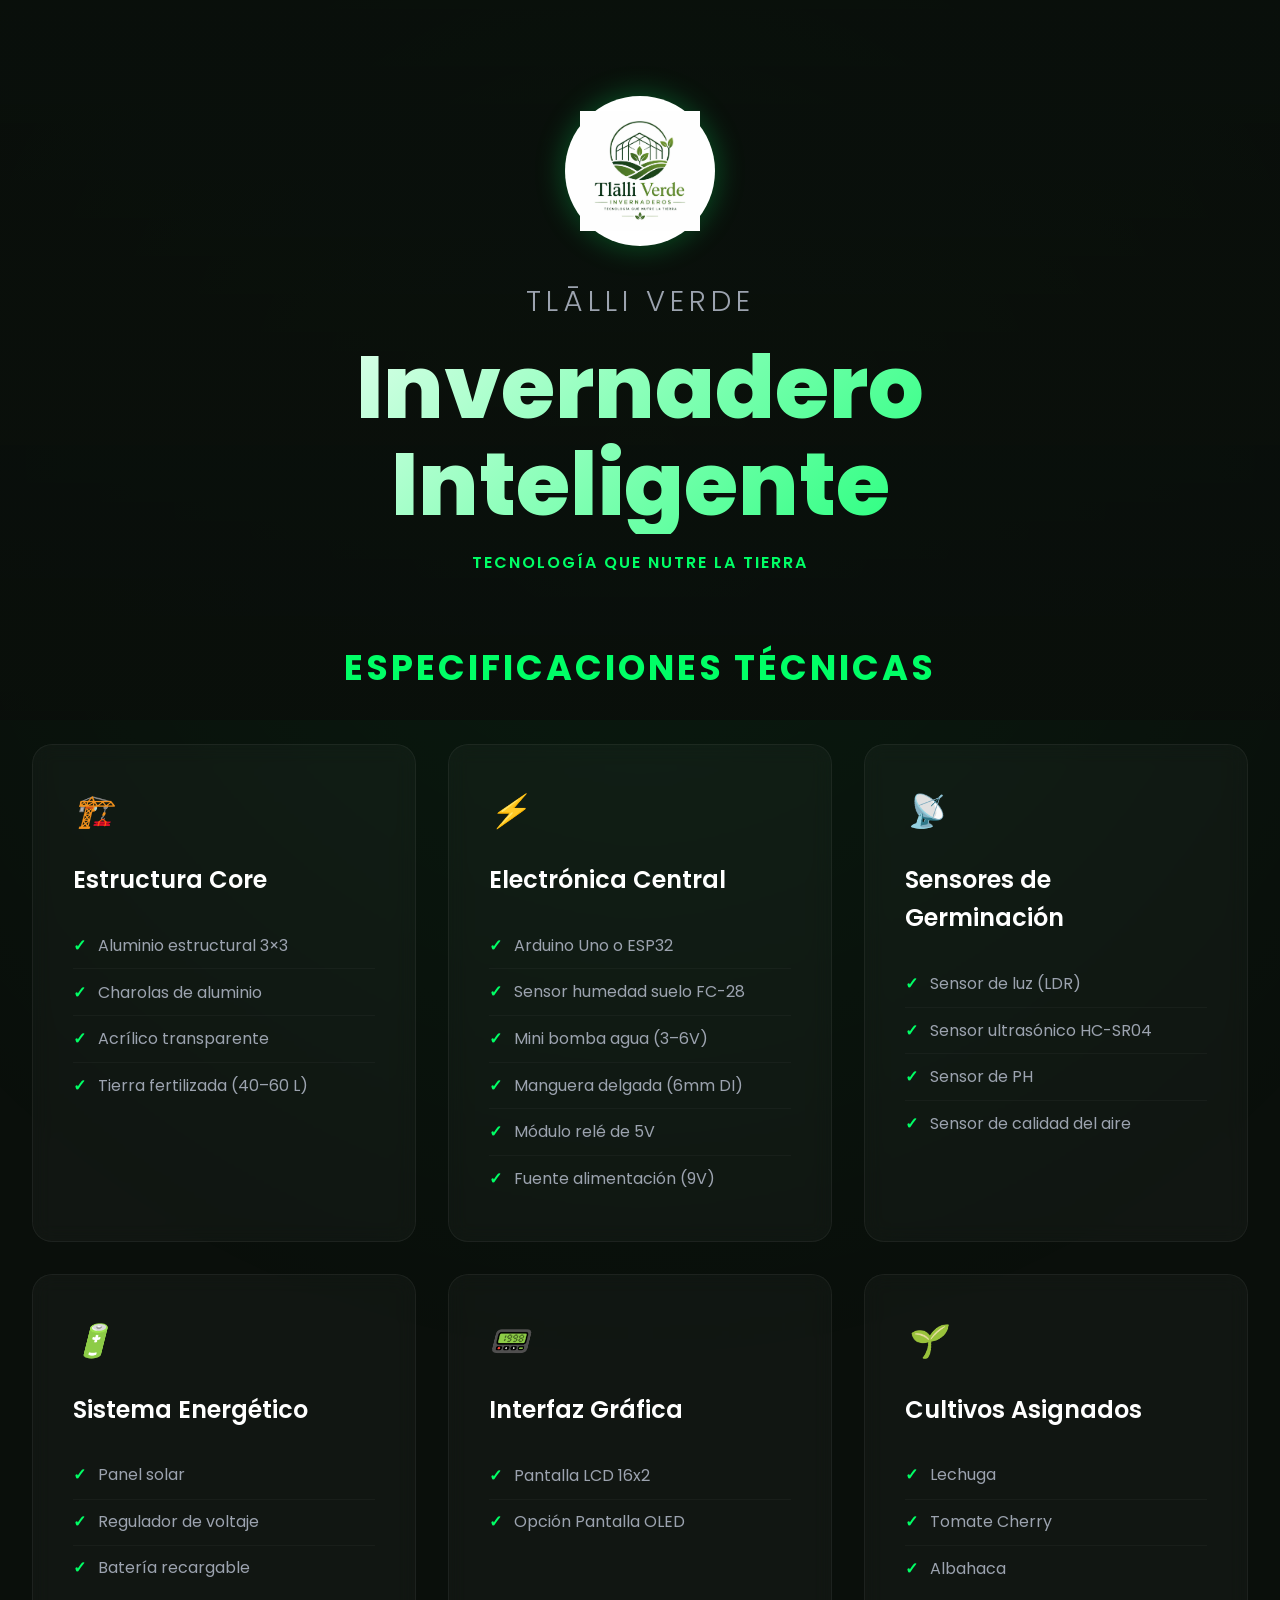
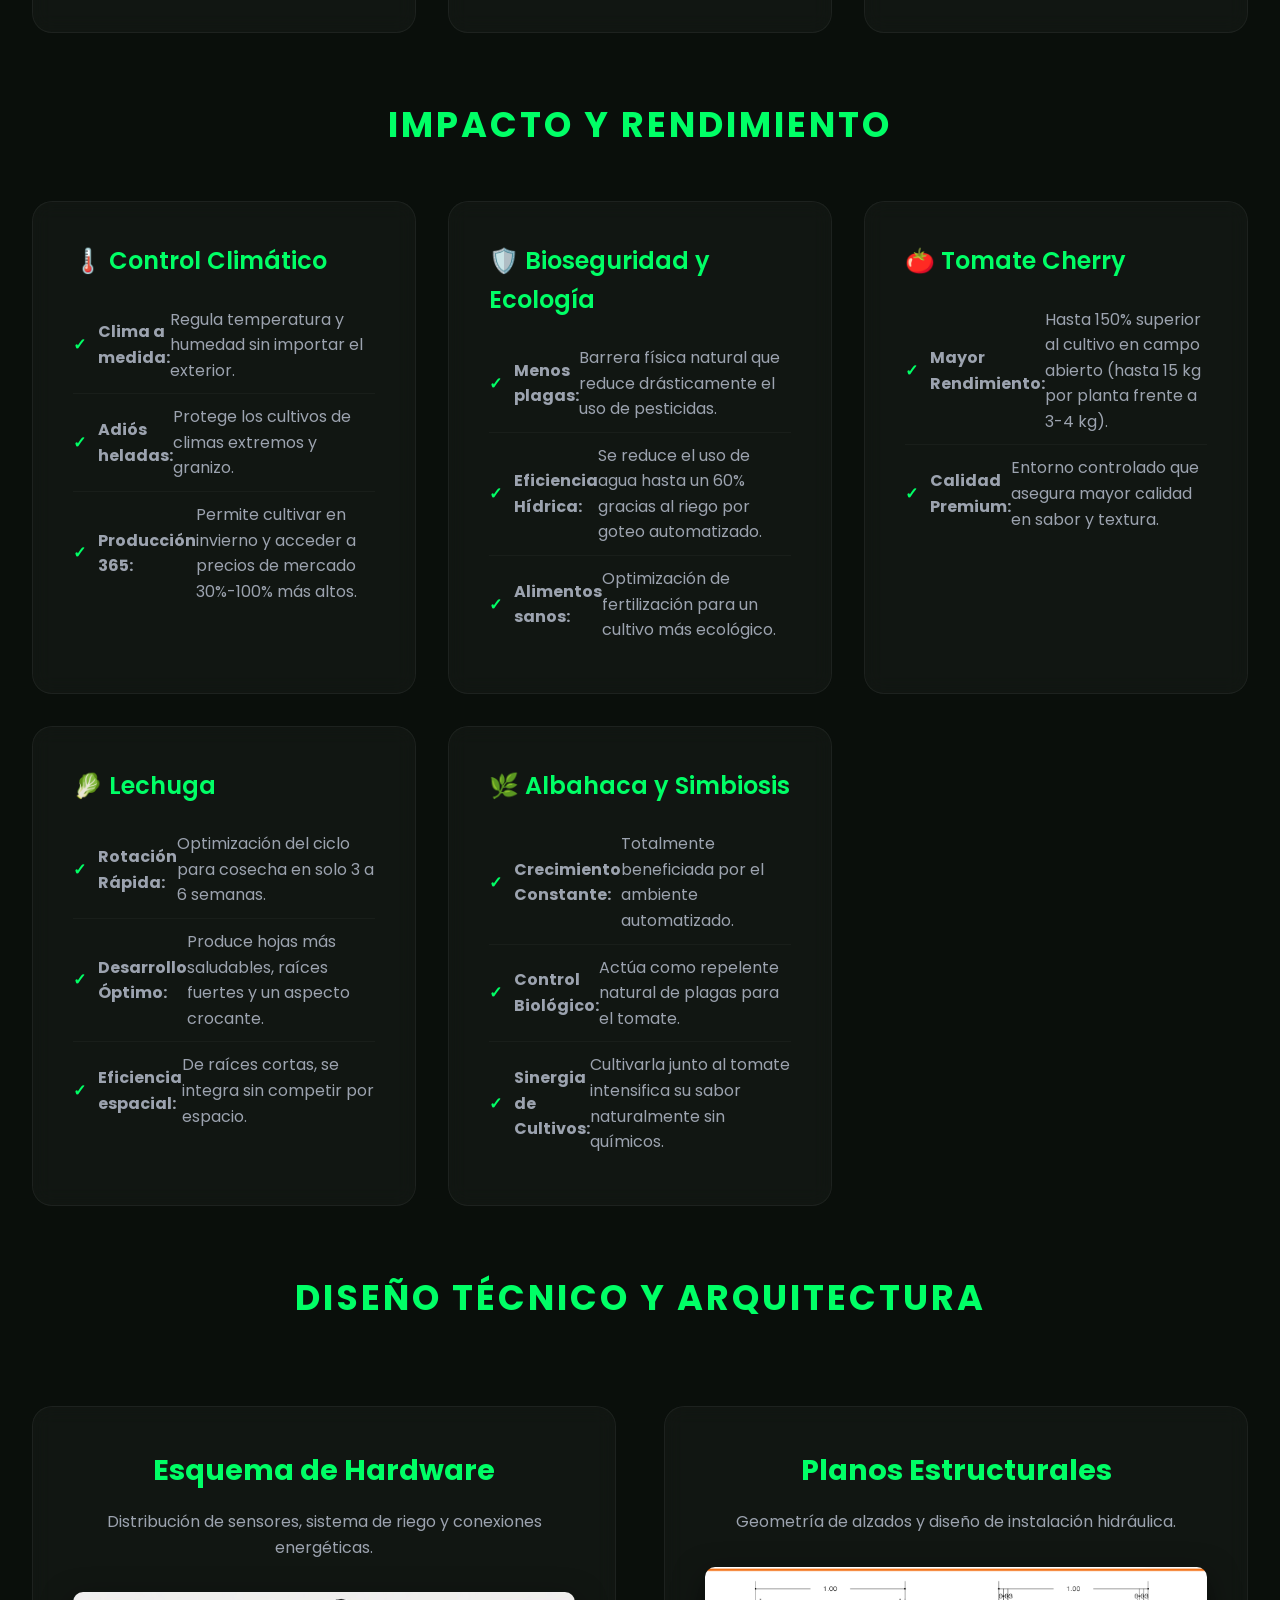
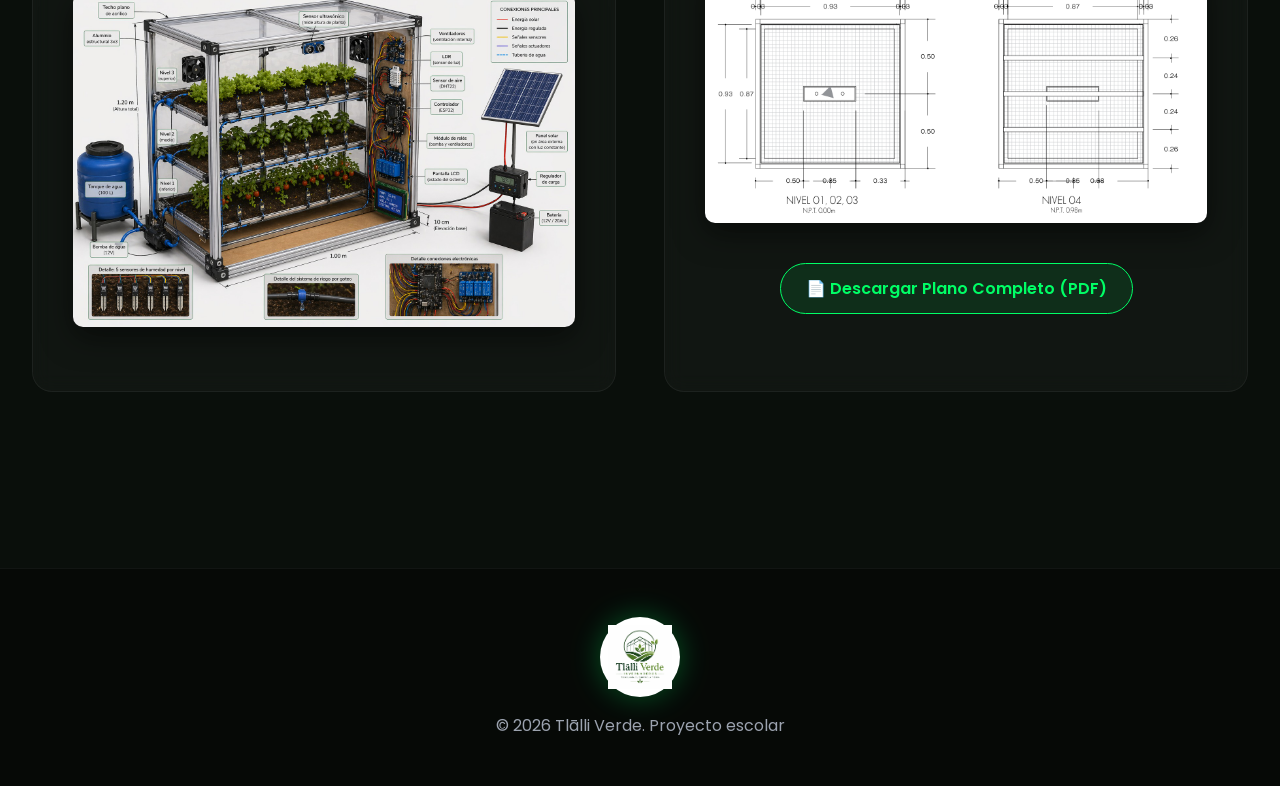
<file: index.html>
<!DOCTYPE html>
<html lang="es">
<head>
    <meta charset="UTF-8">
    <meta name="viewport" content="width=device-width, initial-scale=1.0">
    <title>Tlālli Verde | Invernadero Inteligente</title>
    <link href="https://fonts.googleapis.com/css2?family=Poppins:wght@300;400;600;700&display=swap" rel="stylesheet">
    <link rel="stylesheet" href="style.css">
</head>
<body>

    <div class="glow-bg"></div>

    <header>
        <div class="header-content">
            <div class="logo-container">
                <img src="20260425111335.jpeg" alt="Tlālli Verde Logo">
            </div>
            <h2>Tlālli Verde</h2>
            <h1>Invernadero Inteligente</h1>
            <p class="slogan">TECNOLOGÍA QUE NUTRE LA TIERRA</p>
        </div>
    </header>

    <div class="container">
        
        <h2 class="section-title" style="margin-top: 0;">Especificaciones Técnicas</h2>
        <div class="grid-specs">
            <div class="card" style="animation-delay: 0.1s;">
                <i class="card-icon">🏗️</i>
                <h3>Estructura Core</h3>
                <ul>
                    <li>Aluminio estructural 3×3</li>
                    <li>Charolas de aluminio</li>
                    <li>Acrílico transparente</li>
                    <li>Tierra fertilizada (40–60 L)</li>
                </ul>
            </div>
            <div class="card" style="animation-delay: 0.2s;">
                <i class="card-icon">⚡</i>
                <h3>Electrónica Central</h3>
                <ul>
                    <li>Arduino Uno o ESP32</li>
                    <li>Sensor humedad suelo FC-28</li>
                    <li>Mini bomba agua (3–6V)</li>
                    <li>Manguera delgada (6mm DI)</li>
                    <li>Módulo relé de 5V</li>
                    <li>Fuente alimentación (9V)</li>
                </ul>
            </div>
            <div class="card" style="animation-delay: 0.3s;">
                <i class="card-icon">📡</i>
                <h3>Sensores de Germinación</h3>
                <ul>
                    <li>Sensor de luz (LDR)</li>
                    <li>Sensor ultrasónico HC-SR04</li>
                    <li>Sensor de PH</li>
                    <li>Sensor de calidad del aire</li>
                </ul>
            </div>
            <div class="card" style="animation-delay: 0.4s;">
                <i class="card-icon">🔋</i>
                <h3>Sistema Energético</h3>
                <ul>
                    <li>Panel solar</li>
                    <li>Regulador de voltaje</li>
                    <li>Batería recargable</li>
                </ul>
            </div>
            <div class="card" style="animation-delay: 0.5s;">
                <i class="card-icon">📟</i>
                <h3>Interfaz Gráfica</h3>
                <ul>
                    <li>Pantalla LCD 16x2</li>
                    <li>Opción Pantalla OLED</li>
                </ul>
            </div>
            <div class="card" style="animation-delay: 0.6s;">
                <i class="card-icon">🌱</i>
                <h3>Cultivos Asignados</h3>
                <ul>
                    <li>Lechuga</li>
                    <li>Tomate Cherry</li>
                    <li>Albahaca</li>
                </ul>
            </div>
        </div>

        <h2 class="section-title">Impacto y Rendimiento</h2>
        <div class="grid-specs">
            
            <div class="card" style="animation-delay: 0.1s;">
                <h3 style="margin-bottom: 1rem; color: var(--primary-green);">🌡️ Control Climático</h3>
                <ul>
                    <li><strong>Clima a medida:</strong> Regula temperatura y humedad sin importar el exterior.</li>
                    <li><strong>Adiós heladas:</strong> Protege los cultivos de climas extremos y granizo.</li>
                    <li><strong>Producción 365:</strong> Permite cultivar en invierno y acceder a precios de mercado 30%-100% más altos.</li>
                </ul>
            </div>

            <div class="card" style="animation-delay: 0.2s;">
                <h3 style="margin-bottom: 1rem; color: var(--primary-green);">🛡️ Bioseguridad y Ecología</h3>
                <ul>
                    <li><strong>Menos plagas:</strong> Barrera física natural que reduce drásticamente el uso de pesticidas.</li>
                    <li><strong>Eficiencia Hídrica:</strong> Se reduce el uso de agua hasta un 60% gracias al riego por goteo automatizado.</li>
                    <li><strong>Alimentos sanos:</strong> Optimización de fertilización para un cultivo más ecológico.</li>
                </ul>
            </div>

            <div class="card" style="animation-delay: 0.3s;">
                <h3 style="margin-bottom: 1rem; color: var(--primary-green);">🍅 Tomate Cherry</h3>
                <ul>
                    <li><strong>Mayor Rendimiento:</strong> Hasta 150% superior al cultivo en campo abierto (hasta 15 kg por planta frente a 3-4 kg).</li>
                    <li><strong>Calidad Premium:</strong> Entorno controlado que asegura mayor calidad en sabor y textura.</li>
                </ul>
            </div>

            <div class="card" style="animation-delay: 0.4s;">
                <h3 style="margin-bottom: 1rem; color: var(--primary-green);">🥬 Lechuga</h3>
                <ul>
                    <li><strong>Rotación Rápida:</strong> Optimización del ciclo para cosecha en solo 3 a 6 semanas.</li>
                    <li><strong>Desarrollo Óptimo:</strong> Produce hojas más saludables, raíces fuertes y un aspecto crocante.</li>
                    <li><strong>Eficiencia espacial:</strong> De raíces cortas, se integra sin competir por espacio.</li>
                </ul>
            </div>

            <div class="card" style="animation-delay: 0.5s;">
                <h3 style="margin-bottom: 1rem; color: var(--primary-green);">🌿 Albahaca y Simbiosis</h3>
                <ul>
                    <li><strong>Crecimiento Constante:</strong> Totalmente beneficiada por el ambiente automatizado.</li>
                    <li><strong>Control Biológico:</strong> Actúa como repelente natural de plagas para el tomate.</li>
                    <li><strong>Sinergia de Cultivos:</strong> Cultivarla junto al tomate intensifica su sabor naturalmente sin químicos.</li>
                </ul>
            </div>
        </div>

        <h2 class="section-title">Diseño Técnico y Arquitectura</h2>
        <div class="tech-gallery">
            
            <div class="tech-card">
                <h3>Esquema de Hardware</h3>
                <p>Distribución de sensores, sistema de riego y conexiones energéticas.</p>
                <img src="20204254547.jpeg" alt="Render 3D del Invernadero">
            </div>

            <div class="tech-card">
                <h3>Planos Estructurales</h3>
                <p>Geometría de alzados y diseño de instalación hidráulica.</p>
                <img src="20260425210645.png" alt="Planos Arquitectónicos">
                <br>
                <a href="Proyecto_invernadero_01.pdf" class="btn-download" target="_blank">📄 Descargar Plano Completo (PDF)</a>
            </div>

        </div>

    </div>

    <footer>
        <div class="logo-container" style="width: 80px; height: 80px; padding: 8px; margin-bottom: 1rem;">
            <img src="20260425111335.jpeg" alt="Tlālli Verde Min Logo">
        </div>
        <p>&copy; 2026 Tlālli Verde. Proyecto escolar</p>
    </footer>

</body>
</html>
</file>
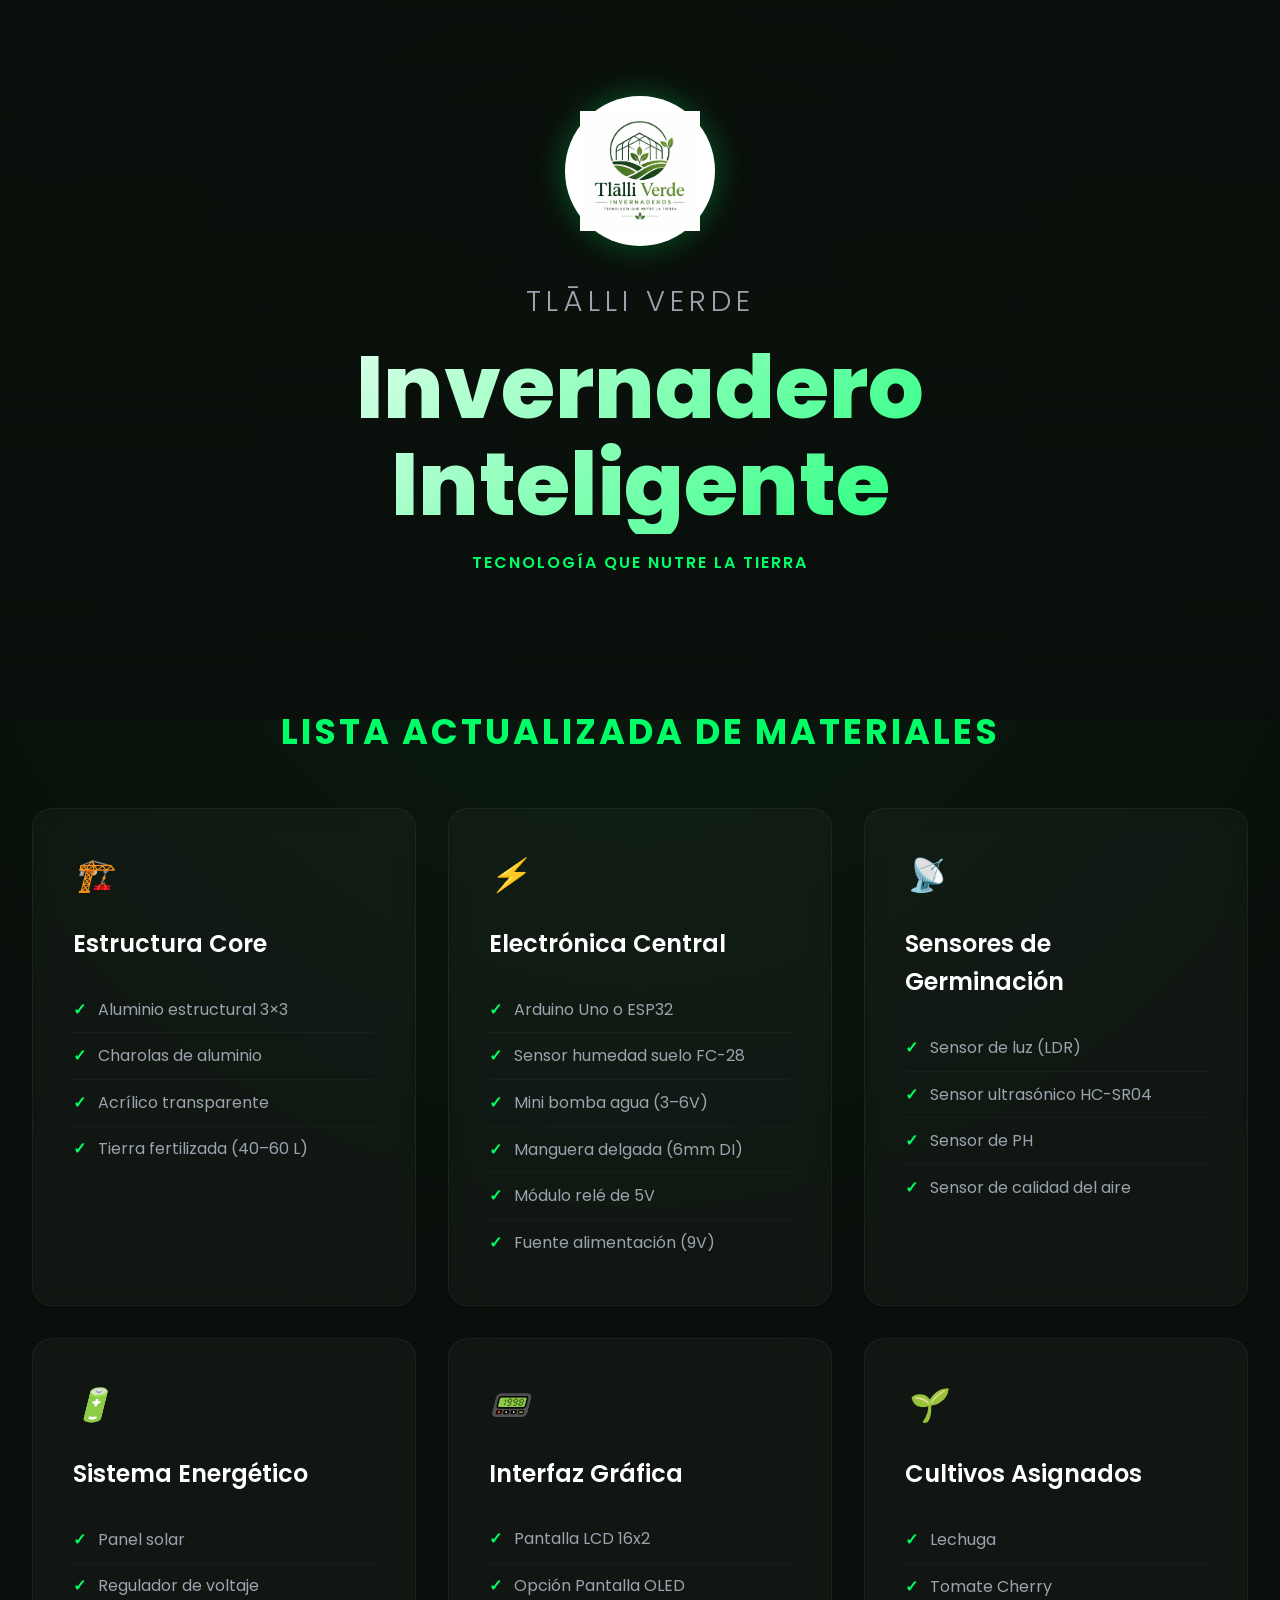
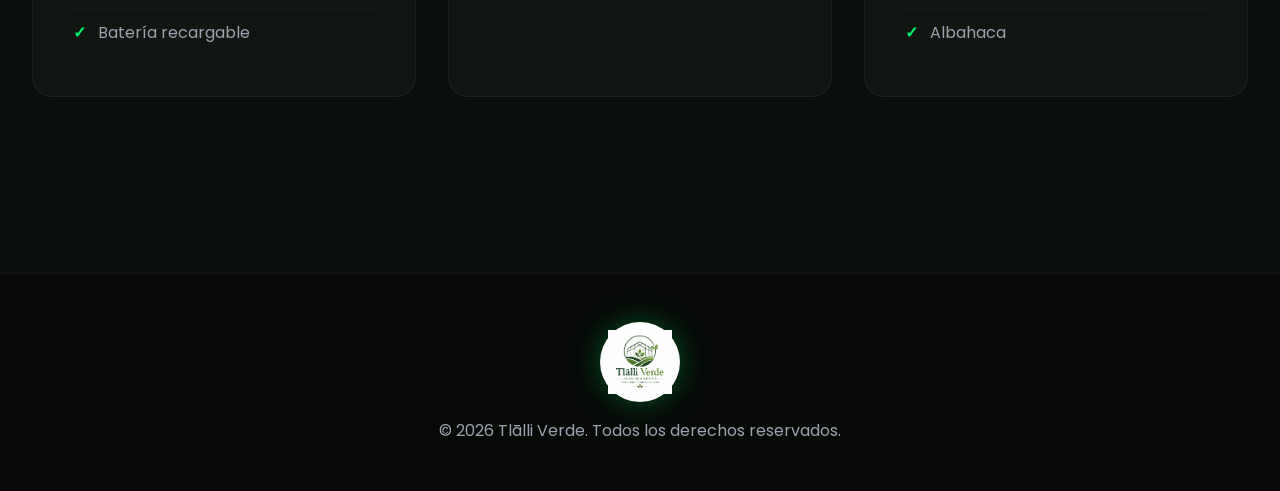
<file: invernadero.html>
<!DOCTYPE html>
<html lang="es">
<head>
    <meta charset="UTF-8">
    <meta name="viewport" content="width=device-width, initial-scale=1.0">
    <title>Tlālli Verde | Invernadero Inteligente</title>
    <link href="https://fonts.googleapis.com/css2?family=Poppins:wght@300;400;600;700&display=swap" rel="stylesheet">
       <link rel="stylesheet" href="style.css">
</head>
<body>

    <div class="glow-bg"></div>

    <header>
        <div class="header-content">
            <div class="logo-container">
                <img src="20260425111335.jpeg" alt="Tlālli Verde Logo">
            </div>
            <h2>Tlālli Verde</h2>
            <h1>Invernadero Inteligente</h1>
            <p class="slogan">TECNOLOGÍA QUE NUTRE LA TIERRA</p>
        </div>
    </header>

    <div class="container">
        <h2 class="section-title">Lista Actualizada de Materiales</h2>
        
        <div class="grid-specs">
            <div class="card">
                <i class="card-icon">🏗️</i>
                <h3>Estructura Core</h3>
                <ul>
                    <li>Aluminio estructural 3×3</li>
                    <li>Charolas de aluminio</li>
                    <li>Acrílico transparente</li>
                    <li>Tierra fertilizada (40–60 L)</li>
                </ul>
            </div>

            <div class="card">
                <i class="card-icon">⚡</i>
                <h3>Electrónica Central</h3>
                <ul>
                    <li>Arduino Uno o ESP32</li>
                    <li>Sensor humedad suelo FC-28</li>
                    <li>Mini bomba agua (3–6V)</li>
                    <li>Manguera delgada (6mm DI)</li>
                    <li>Módulo relé de 5V</li>
                    <li>Fuente alimentación (9V)</li>
                </ul>
            </div>

            <div class="card">
                <i class="card-icon">📡</i>
                <h3>Sensores de Germinación</h3>
                <ul>
                    <li>Sensor de luz (LDR)</li>
                    <li>Sensor ultrasónico HC-SR04</li>
                    <li>Sensor de PH</li>
                    <li>Sensor de calidad del aire</li>
                </ul>
            </div>

            <div class="card">
                <i class="card-icon">🔋</i>
                <h3>Sistema Energético</h3>
                <ul>
                    <li>Panel solar</li>
                    <li>Regulador de voltaje</li>
                    <li>Batería recargable</li>
                </ul>
            </div>

            <div class="card">
                <i class="card-icon">📟</i>
                <h3>Interfaz Gráfica</h3>
                <ul>
                    <li>Pantalla LCD 16x2</li>
                    <li>Opción Pantalla OLED</li>
                </ul>
            </div>

            <div class="card">
                <i class="card-icon">🌱</i>
                <h3>Cultivos Asignados</h3>
                <ul>
                    <li>Lechuga</li>
                    <li>Tomate Cherry</li>
                    <li>Albahaca</li>
                </ul>
            </div>
        </div>
    </div>

    <footer>
        <div class="logo-container" style="width: 80px; height: 80px; padding: 8px; margin-bottom: 1rem;">
            <img src="20260425111335.jpeg" alt="Tlālli Verde Min Logo">
        </div>
        <p>&copy; 2026 Tlālli Verde. Todos los derechos reservados.</p>
    </footer>

</body>
</html>
</file>
<file: style.css>
/* =========================================
   VARIABLES GLOBALES
   ========================================= */
:root {
    --bg-dark: #0a0f0b;
    --bg-card: rgba(255, 255, 255, 0.03);
    --primary-green: #00ff66; 
    --text-main: #f0fdf4;
    --text-muted: #9ca3af;
}

/* =========================================
   RESETEO Y TIPOGRAFÍA
   ========================================= */
* {
    margin: 0;
    padding: 0;
    box-sizing: border-box;
    font-family: 'Poppins', sans-serif;
}

body {
    background-color: var(--bg-dark);
    color: var(--text-main);
    overflow-x: hidden;
    position: relative;
    line-height: 1.6;
}

/* =========================================
   FONDO ANIMADO
   ========================================= */
.glow-bg {
    position: fixed;
    top: -50%;
    left: -50%;
    width: 200%;
    height: 200%;
    background: radial-gradient(circle at 50% 50%, rgba(0, 255, 102, 0.05) 0%, transparent 60%);
    animation: pulseGlow 20s infinite alternate;
    z-index: -1;
}

@keyframes pulseGlow {
    0% { transform: scale(0.9) translate(0, 0); }
    100% { transform: scale(1.1) translate(5%, 5%); }
}

/* =========================================
   CABECERA (HEADER) Y LOGO
   ========================================= */
header {
    min-height: 80vh;
    display: flex;
    justify-content: center;
    align-items: center;
    padding: 2rem;
    text-align: center;
    position: relative;
    background: linear-gradient(rgba(10, 15, 11, 0.8), rgba(10, 15, 11, 0.95)),
                url('https://images.unsplash.com/photo-1585320806297-9794b3e4eeae?auto=format&fit=crop&w=1600&q=80') no-repeat center/cover;
}

.header-content {
    max-width: 900px;
    animation: fadeUp 1s ease-out;
}

.logo-container {
    width: 150px;
    height: 150px;
    margin: 0 auto 2rem auto;
    background-color: white; 
    border-radius: 50%;
    padding: 15px;
    box-shadow: 0 0 30px rgba(0, 255, 102, 0.3);
    display: flex;
    justify-content: center;
    align-items: center;
}

.logo-container img {
    max-width: 100%;
    max-height: 100%;
    object-fit: contain;
}

.header-content h1 {
    font-size: clamp(2.5rem, 8vw, 5.5rem);
    font-weight: 800;
    line-height: 1.1;
    background: linear-gradient(135deg, #fff 0%, var(--primary-green) 100%);
    -webkit-background-clip: text;
    -webkit-text-fill-color: transparent;
    margin-bottom: 1rem;
}

.header-content h2 {
    font-size: clamp(1rem, 4vw, 1.8rem);
    font-weight: 300;
    color: var(--text-muted);
    text-transform: uppercase;
    letter-spacing: 5px;
    margin-bottom: 1rem;
}

.slogan {
    font-size: 1rem;
    color: var(--primary-green);
    font-weight: 600;
    letter-spacing: 2px;
    margin-bottom: 3rem;
}

/* =========================================
   CONTENEDOR PRINCIPAL Y TÍTULOS
   ========================================= */
.container {
    max-width: 1300px;
    margin: -5rem auto 0 auto; 
    padding: 0 2rem 5rem;
    position: relative;
    z-index: 10;
}

.section-title {
    text-align: center;
    margin: 4rem 0 3rem 0;
    font-size: 2.2rem;
    font-weight: 700;
    position: relative;
    display: inline-block;
    left: 50%;
    transform: translateX(-50%);
    color: var(--primary-green);
    text-transform: uppercase;
    letter-spacing: 3px;
}

/* =========================================
   TARJETAS DE MATERIALES (GLASSMORPHISM)
   ========================================= */
.grid-specs {
    display: grid;
    grid-template-columns: repeat(auto-fit, minmax(320px, 1fr));
    gap: 2rem;
}

.card {
    background: var(--bg-card);
    backdrop-filter: blur(10px);
    -webkit-backdrop-filter: blur(10px);
    border: 1px solid rgba(255, 255, 255, 0.05);
    border-radius: 20px;
    padding: 2.5rem;
    transition: all 0.3s ease;
    animation: appearUp 0.8s ease-out backwards;
}

.card:hover {
    transform: translateY(-10px);
    background: rgba(255, 255, 255, 0.08);
    border-color: rgba(0, 255, 102, 0.3);
    box-shadow: 0 20px 40px rgba(0, 0, 0, 0.2);
}

.card-icon {
    font-size: 2rem;
    color: var(--primary-green);
    margin-bottom: 1.5rem;
    display: inline-block;
}

.card h3 {
    font-size: 1.5rem;
    font-weight: 600;
    margin-bottom: 1.5rem;
    color: #fff;
}

.card ul { list-style: none; }

.card ul li {
    font-size: 1rem;
    color: var(--text-muted);
    padding: 10px 0;
    border-bottom: 1px solid rgba(255, 255, 255, 0.03);
    display: flex;
    align-items: center;
}

.card ul li:last-child {
    border-bottom: none;
}

.card ul li::before {
    content: '✓';
    color: var(--primary-green);
    margin-right: 12px;
    font-weight: bold;
}

/* =========================================
   DISEÑO TÉCNICO Y ARQUITECTURA
   ========================================= */
.tech-gallery {
    display: grid;
    grid-template-columns: repeat(auto-fit, minmax(450px, 1fr));
    gap: 3rem;
    margin-top: 2rem;
}

.tech-card {
    background: var(--bg-card);
    backdrop-filter: blur(10px);
    border: 1px solid rgba(255, 255, 255, 0.05);
    border-radius: 20px;
    padding: 2.5rem;
    text-align: center;
    transition: 0.3s;
}

.tech-card:hover {
    border-color: rgba(0, 255, 102, 0.3);
}

.tech-card h3 {
    font-size: 1.8rem;
    color: var(--primary-green);
    margin-bottom: 1rem;
}

.tech-card p {
    color: var(--text-muted);
    margin-bottom: 2rem;
}

/* Control de tamaño inteligente para los planos y diagramas */
.tech-card img {
    max-width: 100%;
    max-height: 400px; /* Límite de altura */
    object-fit: contain; /* Ajusta sin deformar */
    border-radius: 10px;
    box-shadow: 0 10px 30px rgba(0, 0, 0, 0.5);
    background: #000;
    transition: transform 0.5s;
    margin-bottom: 1rem;
}

.tech-card:hover img {
    transform: scale(1.02);
}

/* =========================================
   BOTONES Y FOOTER
   ========================================= */
.btn-download {
    display: inline-block;
    margin-top: 1rem;
    padding: 12px 25px;
    background: rgba(0, 255, 102, 0.1);
    color: var(--primary-green);
    text-decoration: none;
    font-weight: 600;
    border: 1px solid var(--primary-green);
    border-radius: 50px;
    transition: all 0.3s ease;
}

.btn-download:hover {
    background: var(--primary-green);
    color: var(--bg-dark);
    box-shadow: 0 0 15px rgba(0, 255, 102, 0.4);
}

footer {
    margin-top: 6rem;
    padding: 3rem 2rem;
    background-color: rgba(0, 0, 0, 0.4);
    text-align: center;
    color: var(--text-muted);
    border-top: 1px solid rgba(255, 255, 255, 0.05);
    display: flex;
    flex-direction: column;
    align-items: center;
}

@keyframes fadeUp {
    from { opacity: 0; transform: translateY(30px); }
    to { opacity: 1; transform: translateY(0); }
}

@keyframes appearUp {
    from { opacity: 0; transform: translateY(50px); }
    to { opacity: 1; transform: translateY(0); }
}

@media (max-width: 768px) {
    .container { margin-top: 2rem; }
    .tech-gallery { grid-template-columns: 1fr; }
    .tech-card { padding: 1.5rem; }
}
</file>
